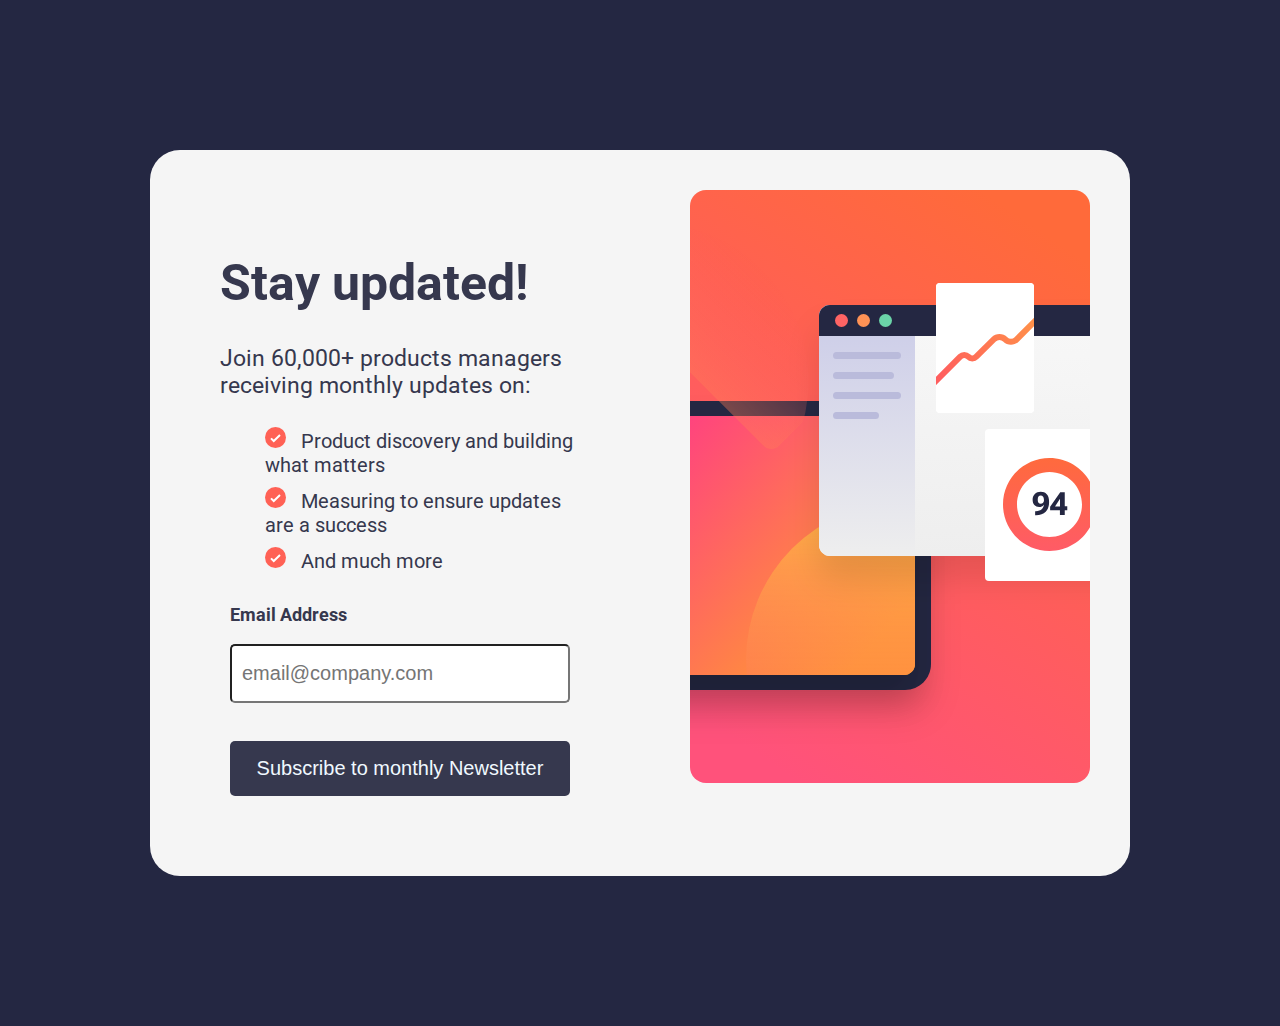
<file: index.html>
<!DOCTYPE html>
<html lang="en">
<head>
    <meta charset="UTF-8">
    <meta name="viewport" content="width=device-width, initial-scale=1.0">
    <link rel="icon" type="image/png" sizes="32x32" href="images/favicon-32x32.png">
    <link rel="stylesheet" href="style.css">
    <title>Newsletter Sign-up</title>
</head>
<body>
    <div class="main">
        <img src="/images/illustration-sign-up-mobile.svg" alt="mobile-view" class="mobile-view" id="mobile-view">
        <div class="left">

            <h1>Stay updated!</h1>
            <p>Join 60,000+ products managers receiving monthly updates on:</p>

            <ul>
                <li><img src="/images/icon-list.svg" alt="list" > &nbsp Product discovery and building what matters</li>
                <li><img src="/images/icon-list.svg" alt="list"> &nbsp Measuring to ensure updates are a success</li>
                <li><img src="/images/icon-list.svg" alt="list"> &nbsp And much more</li>
            </ul>

            <form id="newsletterForm" onsubmit="subscribe(event)">
                <label for="email">Email Address</label> <br> 
                <input type="email" id="email" name="email" placeholder="email@company.com" required> <br> <br>
                <button type="submit">Subscribe to monthly Newsletter</button>
            </form>

        </div>

        <div class="right">
            <img src="/images/illustration-sign-up-desktop.svg" alt="illustration-sign-up-desktop">
        </div>
    </div>

    <script src="index.js"></script>
</body>
</html>
</file>
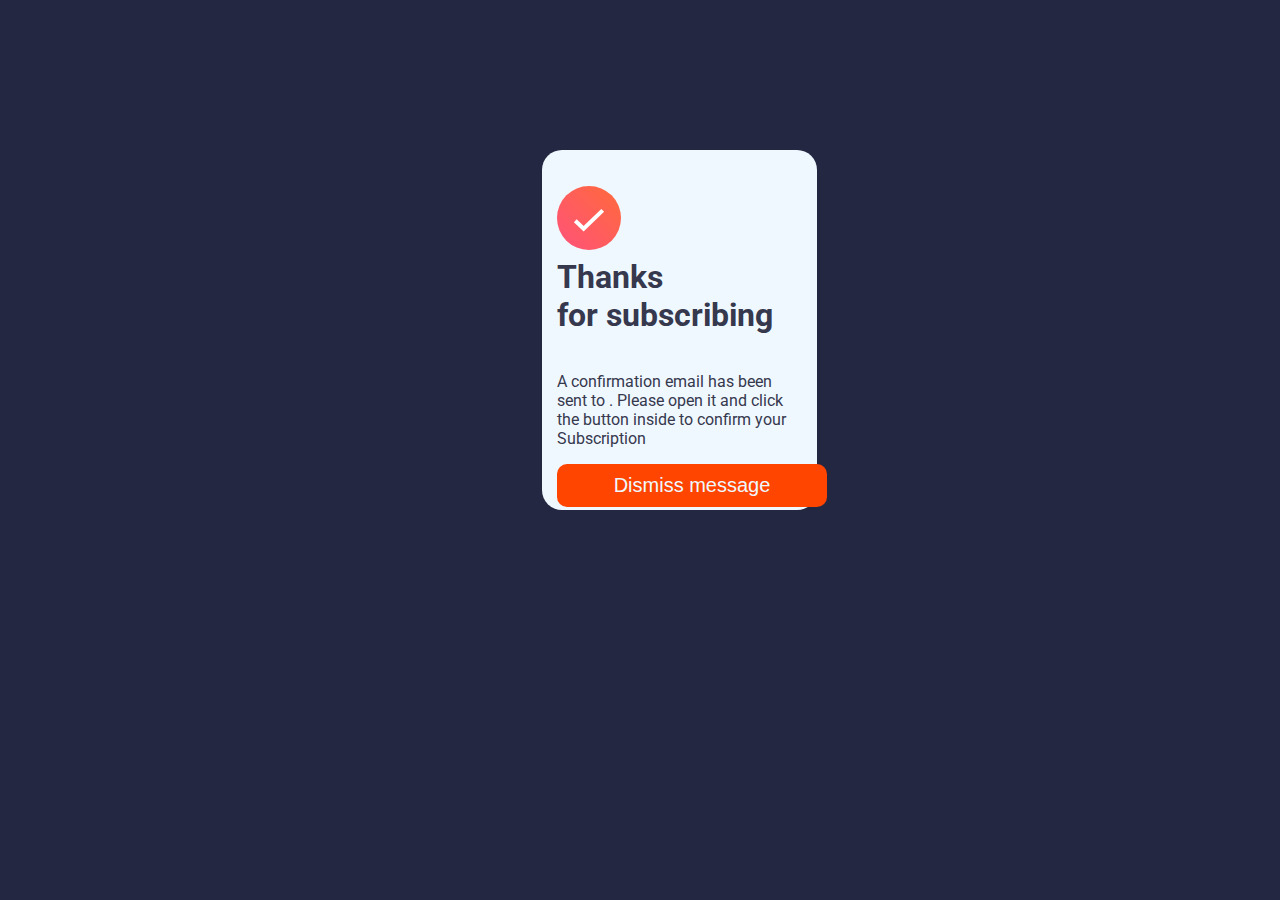
<file: thankyou.html>
<!DOCTYPE html>
<html lang="en">
<head>
    <meta charset="UTF-8">
    <meta name="viewport" content="width=device-width, initial-scale=1.0">
    <link rel="stylesheet" href="style.css">
    <link rel="icon" type="image/png" sizes="32x32" href="images/favicon-32x32.png">
    <title>Thank you for Subscribing</title>
</head>
<body>
    <div class="sub" id="confirmationSection">
        <h1><img src="images/icon-success.svg" alt=""> <br>Thanks <br> for subscribing</h1>
        
        <p id="confirmationMessage">A confirmation email has been sent to <span id="subscriberEmail"></span>. Please open it and click the button inside to confirm your Subscription</p>

        <button onclick="dismissMessage()">Dismiss message</button>
    </div>

    <script src="thankyou.js"></script>
</body>
</html>
</file>
<file: style.css>
@import url('https://fonts.googleapis.com/css2?family=Public+Sans:wght@300;400;700&family=Roboto:wght@400;700&family=Work+Sans:wght@400;600;700&display=swap');


/* The main page */
body{
    margin: 100px;
    padding: 50px;
    background-color:hsl(234, 29%, 20%);
    font-family: Roboto;
}

.main{
    background-color: whitesmoke;
    color: hsl(235, 18%, 26%);
    display: flex;
    flex-direction: row;
    justify-content: space-evenly;
    border-radius: 30px;    
}

.mobile-view{
    display: none;
}


.left{
    margin: 50px;
    padding: 20px;
}

.left h1{
    font-size: 50px;
    font-weight: 700;
}

.left p{
    font-size: 23px;
    font-weight: 400;
}

.left ul li{
    padding: 5px;
    list-style: none;
    font-size: 20px;
    font-weight: 400;
}

.left form{
    display: flex;
    flex-direction: column;
    justify-content: space-between;
    padding: 10px;
}

label{
    font-size: 18px;
    font-weight: bolder;
}

input {
    height: 35px;
    border-radius: 5px;
    text-align: left;
    padding: 10px;
    font-size: 20px;
}

button{
    height: 55px;
    font-size: 20px;
    border-radius: 5px;
    color: aliceblue;
    background: hsl(235, 18%, 26%);
    border: none;
    padding: 10px;
}

button a {
    text-decoration: none;
    color: aliceblue;
}

button:hover{
    background-color: orangered;
}

.right img{
    margin: 30px;
    padding: 10px;
}

/* The thank you page */
.sub{
    display: flex;
    flex-direction: column;
    align-content: center;
    background-color: aliceblue;
    width: 25%;
    height: 330px;
    margin-left: 40%;
    padding: 15px;
    border-radius: 20px;
    color: hsl(235, 18%, 26%);
}

.sub button{
    width: 270px;
    background-color: orangered;
    border-radius: 10px;
}

#subscriberEmail{
    font-weight: 900;
}

@media screen and (max-width: 768px) {
    body {
        margin: 0px;
        padding: 0px;
    }

    .main {
        flex-direction: column;
        border: 0px;

    }

    .left {
        margin: 5px;
    }

    .left ul li{
        padding: 0px;
        list-style: none;
        font-size: 20px;
    }


   .mobile-view{
        display: block;
    }


    .right img {
        display: none;
    }

    .sub {
        margin-left: auto;
        margin-right: auto;
        width: 70%;
    }
}
</file>
